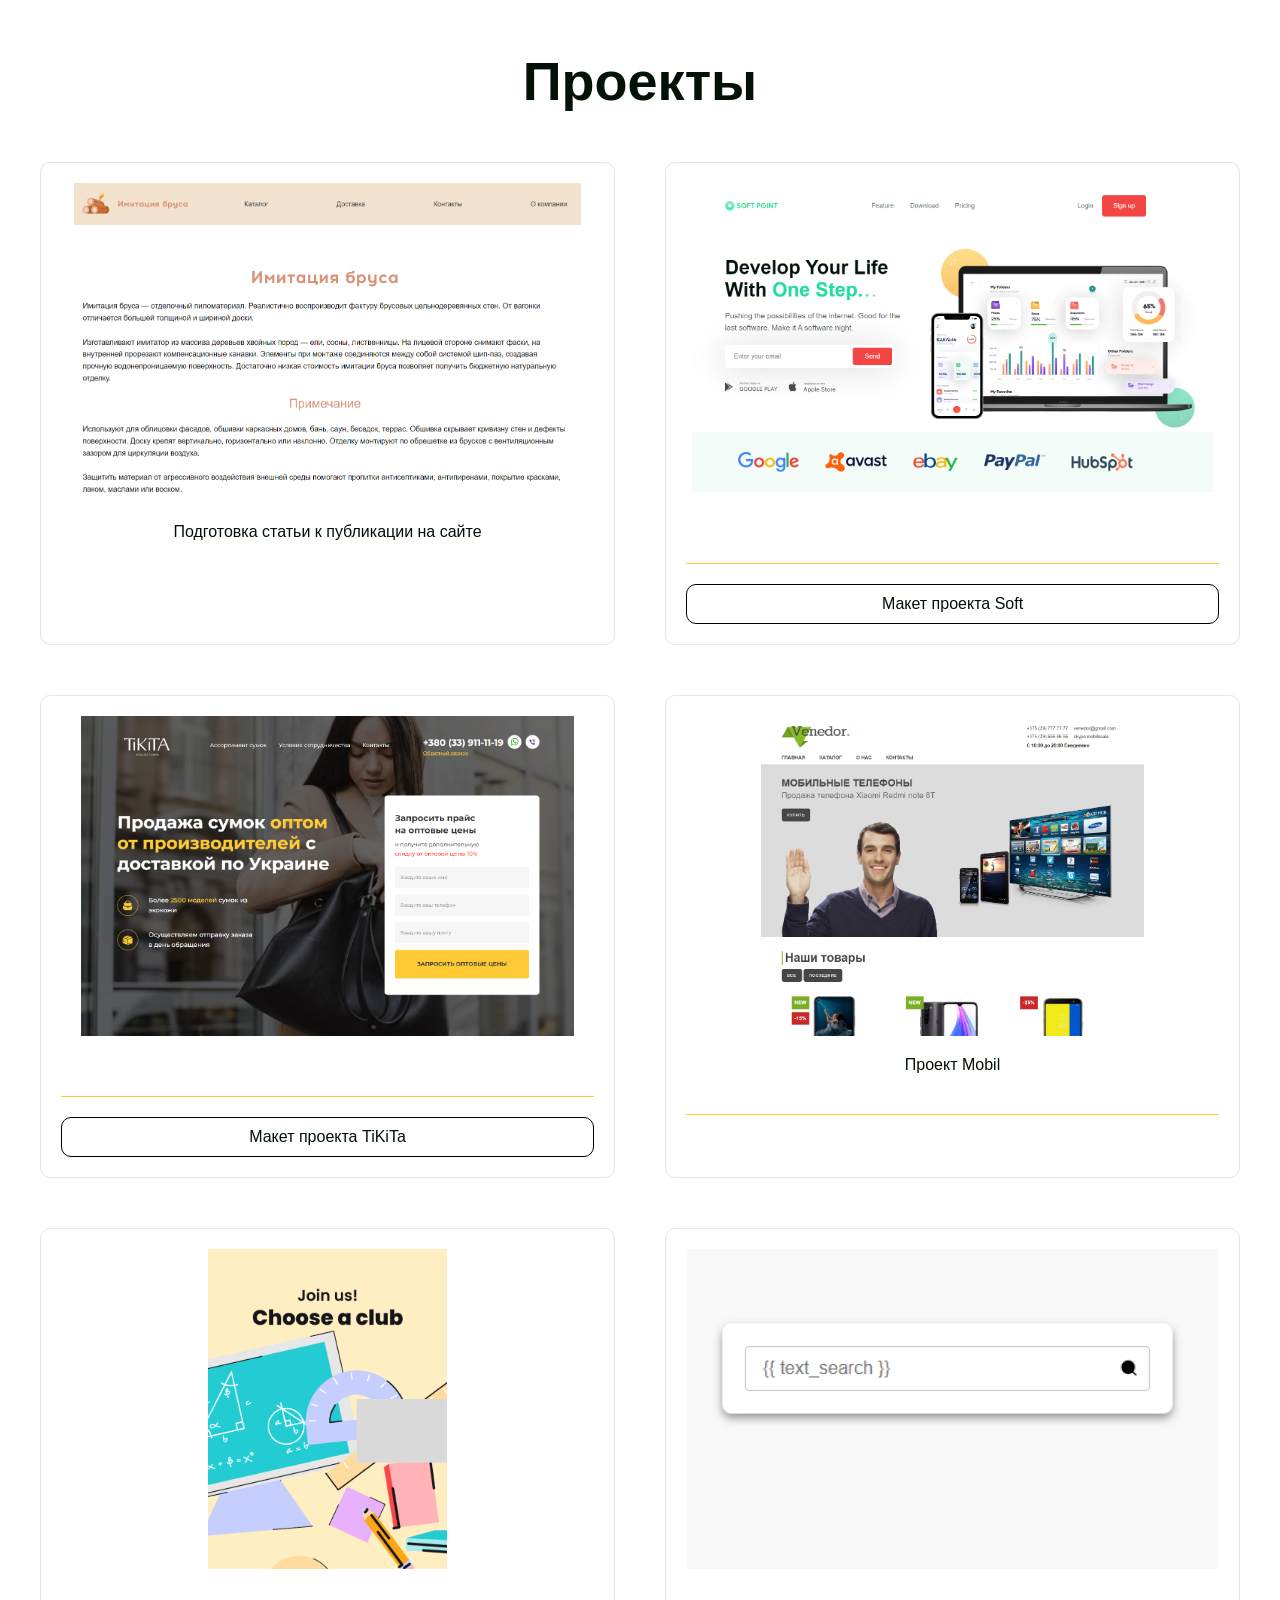
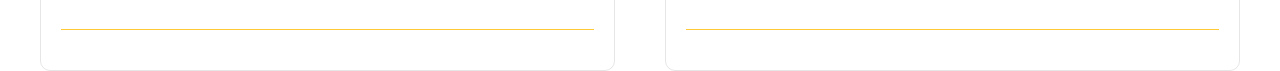
<file: index.html>
<!doctype html>
<html lang="ru">
<head>
    <meta charset="UTF-8">
    <meta name="viewport"
          content="width=device-width, user-scalable=no, initial-scale=1.0, maximum-scale=1.0, minimum-scale=1.0">
    <meta http-equiv="X-UA-Compatible" content="ie=edge">
    <link rel="stylesheet" href="style.css">
    <title>Projects</title>
</head>
<body>
    <section class="projects">
        <div class="container">
            <h1 class="projects__title">Проекты</h1>
            <div class="projects__wrapper">
                <div class="projects__item">
                    <a href="seotest/index.html">
                        <img src="img/seotest.png" alt="project2" class="projects__image">
                    </a>
                    <div class="projects__text">
                        Подготовка статьи к публикации на сайте
                    </div>
                </div>
                <div class="projects__item">
                    <a href="soft/index.html">
                        <img src="img/project1.png" alt="project1" class="projects__image">
                    </a>
                    <div class="projects__text">

                    </div>
                    <div class="projects__line"></div>
                    <a href="https://www.figma.com/proto/I7Y2VDqbXYD5sZLF7mk92y/Soft-Point?type=design&node-id=0-1&viewport=-3196%2C-471%2C0.17&t=e6p8VE2gv3mQnkPZ-0&scaling=min-zoom&starting-point-node-id=1776%3A457" class="projects__link">Макет проекта Soft</a>
                </div>
                <div class="projects__item">
                    <a href="tikita/index.html">
                        <img src="img/project2.png" alt="project2" class="projects__image">
                    </a>
                    <div class="projects__text">

                    </div>
                    <div class="projects__line"></div>
                    <a href="https://www.figma.com/file/DaFZp6QijevBVEritpK3UM/TiKiTa_c%D1%83%D0%BC%D0%BA%D0%B8-%D0%BE%D0%BF%D1%82%D0%BE%D0%BC-(Copy)?type=design&node-id=8-522&mode=design&t=FPXRMXdppdp9d3lJ-0" class="projects__link">Макет проекта TiKiTa</a>
                </div>
<!--                <div class="projects__item">-->
<!--                    <a href="https://mitaforost.ru/">-->
<!--                        <img src="img/screenshot.png" alt="project2" class="projects__image">-->
<!--                    </a>-->
<!--                    <div class="projects__text">-->
<!--                        Сайт с посадкой на WP-->
<!--                    </div>-->
<!--                </div>-->
                <div class="projects__item">
                    <a href="twoProject/index.html">
                        <img src="img/project3.png" alt="project3" class="projects__image">
                    </a>
                    <div class="projects__text">
                        Проект Mobil
                    </div>
                    <div class="projects__line"></div>
                </div>
                <div class="projects__item">
                    <a href="test-animation/index.html">
                        <img src="img/Banner.png" alt="project1" class="projects__image">
                    </a>
                    <div class="projects__text">

                    </div>
                    <div class="projects__line"></div>

                </div>
                <div class="projects__item">
                    <a href="newTest3/index.html">
                        <img src="img/333.png" alt="project1" class="projects__image">
                    </a>
                    <div class="projects__text">

                    </div>
                    <div class="projects__line"></div>

                </div>
            </div>
        </div>
    </section>
</body>
</html>
</file>
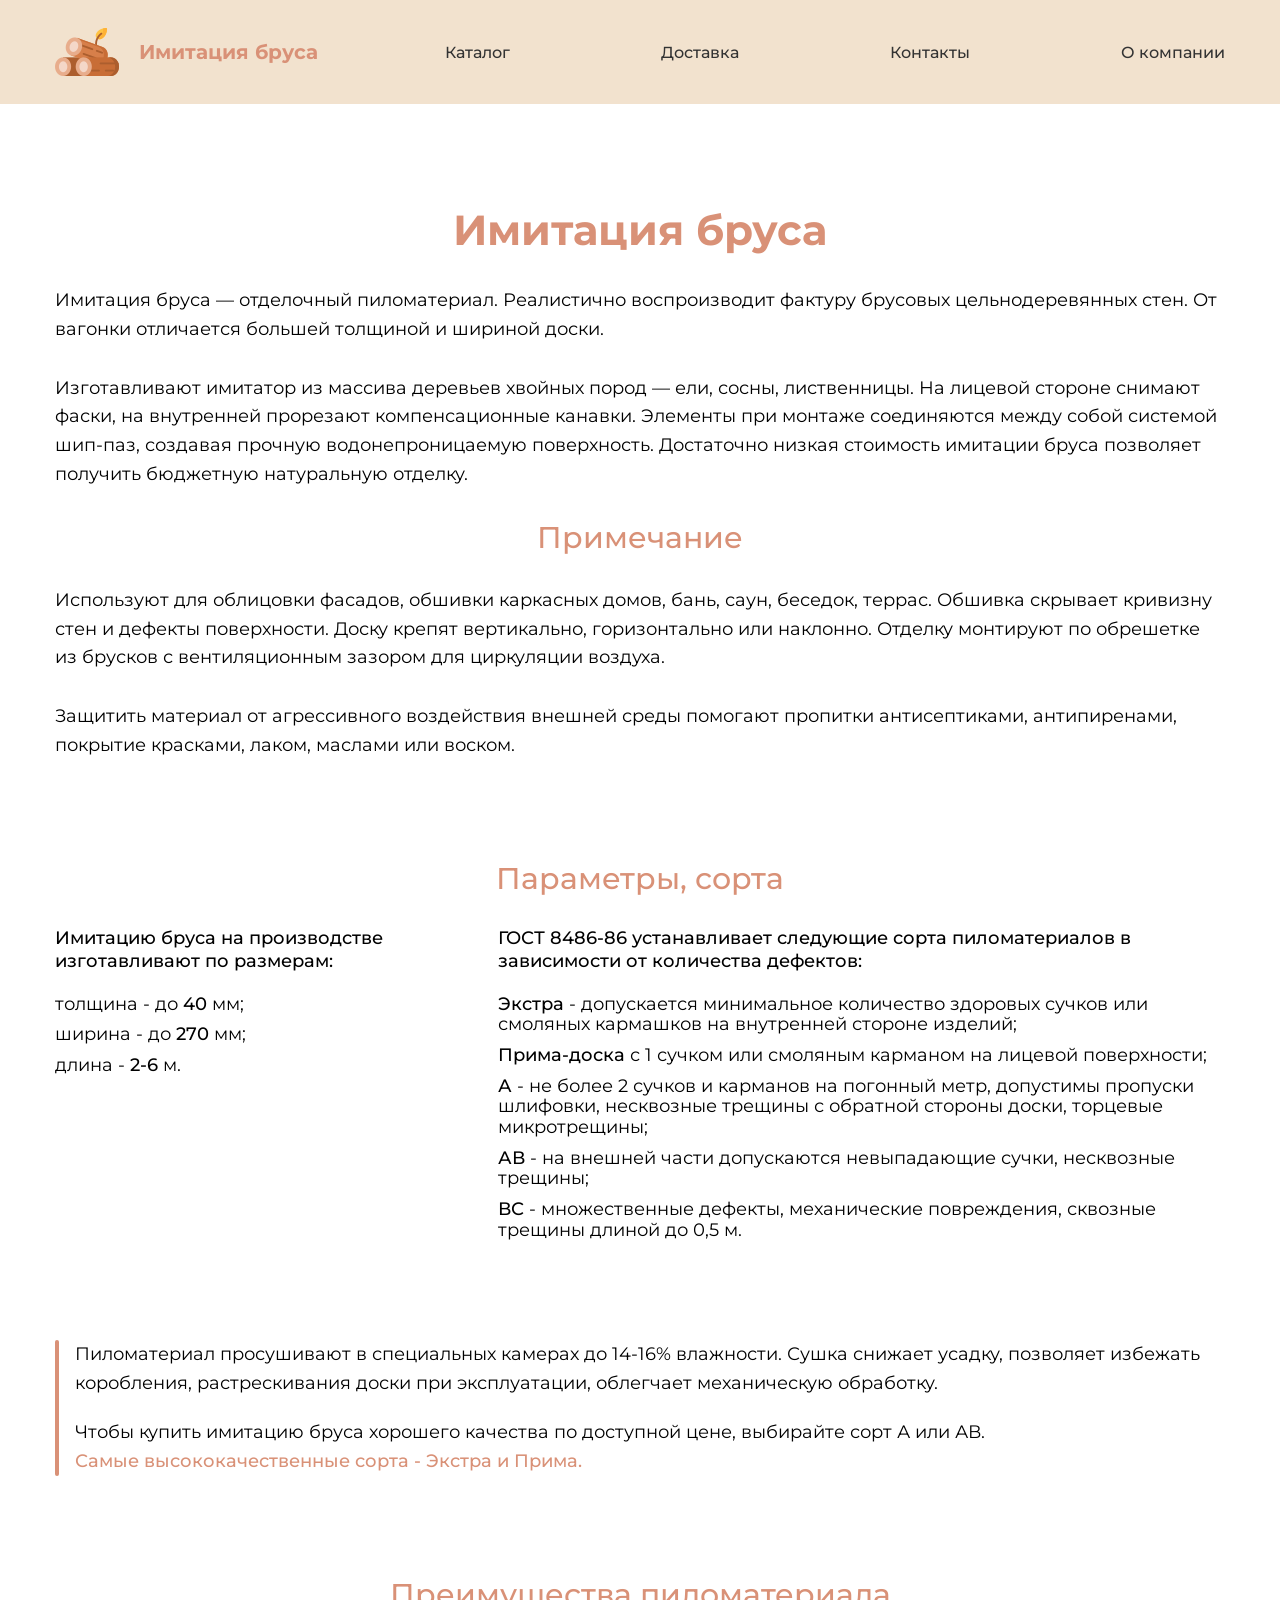
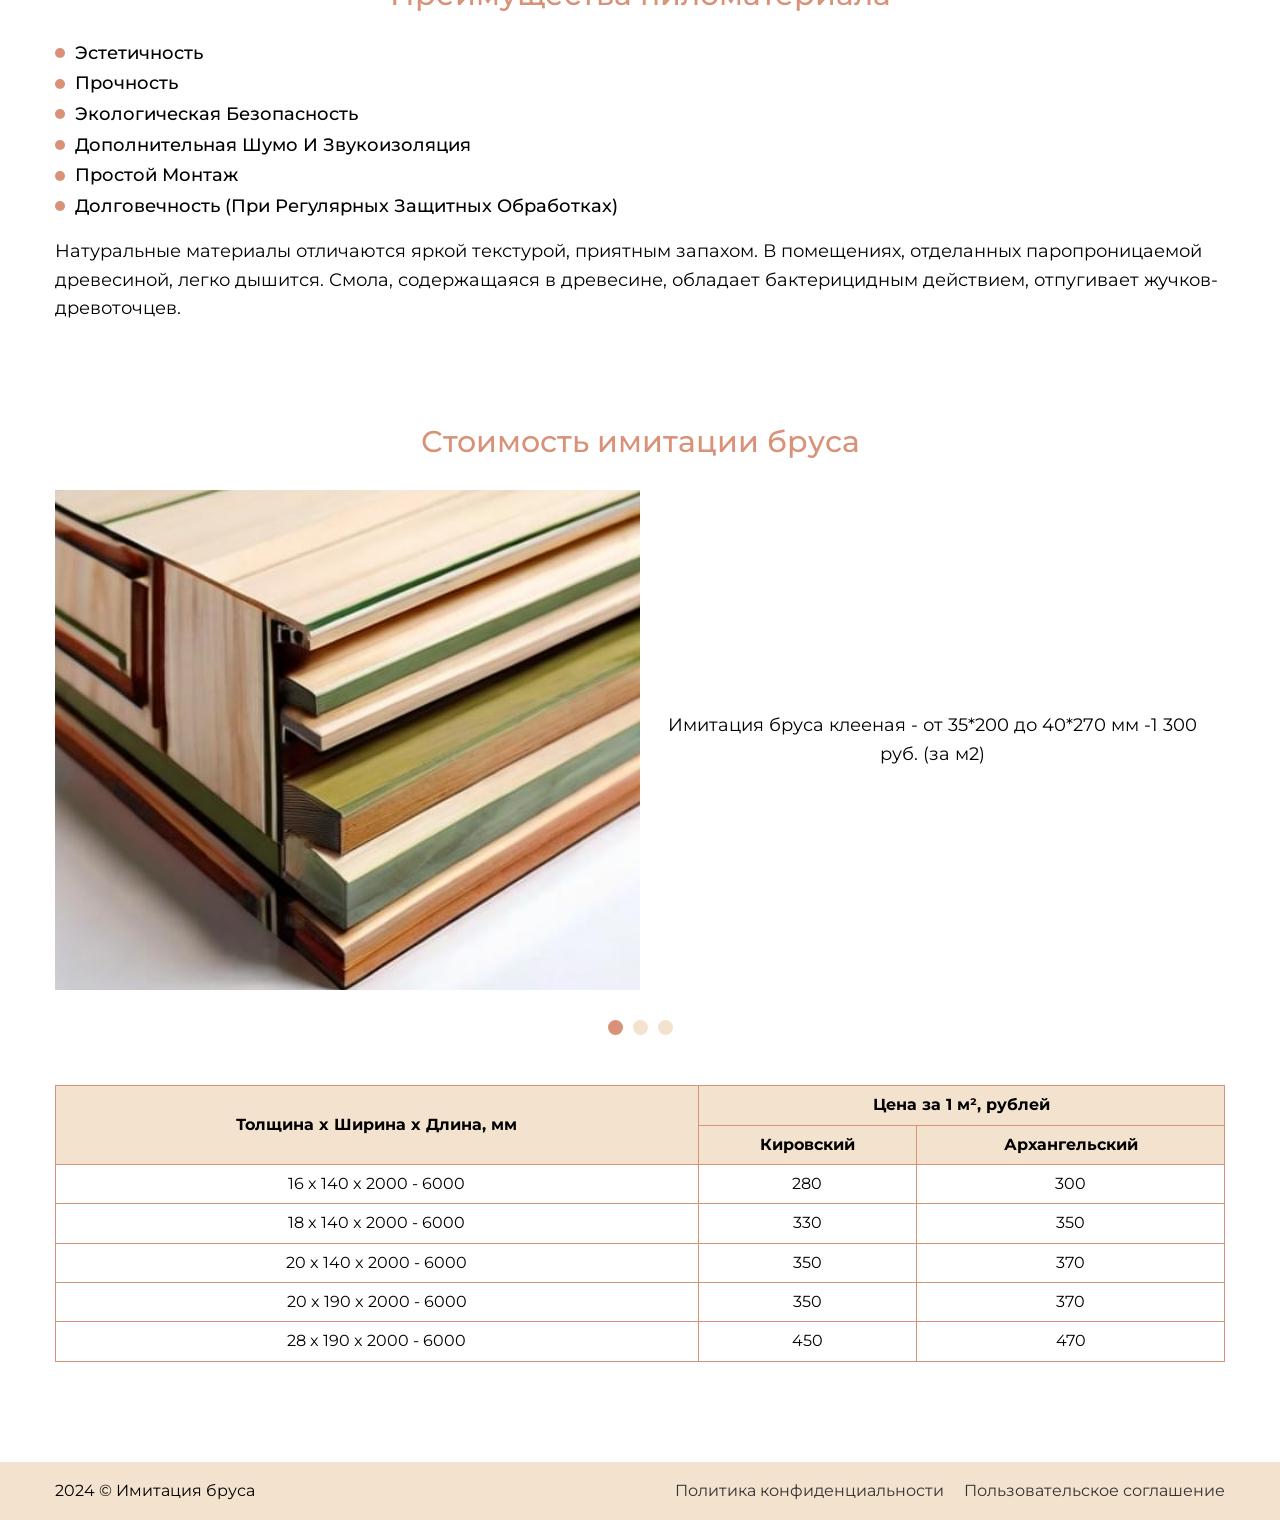
<file: seotest/index.html>
<!doctype html>
<html lang="ru">
<head>
    <meta charset="UTF-8">
    <meta name="viewport" content="width=device-width, initial-scale=1.0">
    <meta name="description" content="Описание cайта">
    <link rel="icon" href="/img/icon/favicon.ico" type="image/x-icon">
    <link rel="apple-touch-icon" sizes="180x180" href="/img/icon/apple-touch-icon.png">
    <link rel="icon" type="image/png" sizes="192x192"  href="/img/icon/android-chrome-192x192.png">
    <link rel="icon" type="image/png" sizes="512x512" href="/img/icon/android-chrome-512x512.png">
    <link rel="stylesheet" href="css/style.min.css">
    <title>Имитация бруса</title>
</head>

<body>
<header class="header mb-100">
    <div class="container">
        <div class="header__inner">
            <a href="index.html" class="header__logo">
                <img src="img/png/logo.png" width="64" height="64" alt="logo">
                <span>Имитация бруса</span>
            </a>
            <nav class="header__nav">
                <ul class="header__list">
                    <li class="header__item"><a href="#" class="header__link">Каталог</a></li>
                    <li class="header__item"><a href="#" class="header__link">Доставка</a></li>
                    <li class="header__item"><a href="#" class="header__link">Контакты</a></li>
                    <li class="header__item"><a href="#" class="header__link">О компании</a></li>
                </ul>
            </nav>
            <button class="header__btn">
                <img src="img/svg/close.svg" class="header__close" width="22" height="22" alt="close">
                <span class="header__line"></span>
                <span class="header__line"></span>
                <span class="header__line"></span>
            </button>
        </div>
        <div class="header__mobile header-mobile">
            <a href="index.html" class="header__logo">
                <img src="img/png/logo.png" width="64" height="64" alt="logo">
                <span>Имитация бруса</span>
            </a>
            <nav class="header-mobile__nav">
                <ul class="header__list">
                    <li class="header__item"><a href="#" class="header__link">Каталог</a></li>
                    <li class="header__item"><a href="#" class="header__link">Доставка</a></li>
                    <li class="header__item"><a href="#" class="header__link">Контакты</a></li>
                    <li class="header__item"><a href="#" class="header__link">О компании</a></li>
                </ul>
            </nav>
        </div>
    </div>
</header>
<main>
    <section class="note mb-100">
        <div class="container">
            <h1 class="note__title mb-30">Имитация бруса</h1>
            <p class="note__text">Имитация бруса — отделочный пиломатериал. Реалистично воспроизводит фактуру брусовых
                цельнодеревянных стен. От вагонки отличается большей толщиной и шириной доски.
            </p>
            <p class="note__text">
                Изготавливают имитатор из массива деревьев хвойных пород — ели, сосны, лиственницы. На лицевой стороне
                снимают фаски, на внутренней прорезают компенсационные канавки. Элементы при монтаже соединяются между
                собой системой шип-паз, создавая прочную водонепроницаемую поверхность. Достаточно низкая стоимость
                имитации бруса позволяет получить бюджетную натуральную отделку.
            </p>
            <h2 class="note__title mb-30">Примечание</h2>
            <p class="note__text">Используют для облицовки фасадов, обшивки каркасных домов, бань, саун, беседок,
                террас. Обшивка скрывает кривизну стен и дефекты поверхности. Доску крепят вертикально, горизонтально
                или наклонно. Отделку монтируют по обрешетке из брусков с вентиляционным зазором для циркуляции воздуха.
            </p>
            <p class="note__text">
                Защитить материал от агрессивного воздействия внешней среды помогают пропитки антисептиками,
                антипиренами, покрытие красками, лаком, маслами или воском.
            </p>
        </div>
    </section>
    <section class="parameters mb-100">
        <div class="container">
            <h2 class="parameters__title mb-30">Параметры, сорта</h2>
            <div class="parameters__inner">
                <div class="parameters__size">
                    <p class="parameters__subtitle">
                        Имитацию бруса на производстве изготавливают по размерам:
                    </p>
                    <ul class="parameters__list">
                        <li class="parameters__item">толщина - до <span>40</span> мм;</li>
                        <li class="parameters__item">ширина - до <span>270</span> мм;</li>
                        <li class="parameters__item">длина - <span>2-6</span> м.</li>
                    </ul>
                </div>
                <div class="parameters__sort">
                    <p class="parameters__subtitle">
                        ГОСТ 8486-86 устанавливает следующие сорта пиломатериалов в зависимости от количества дефектов:
                    </p>
                    <ul class="parameters__list">
                        <li class="parameters__item"><span>Экстра</span> - допускается минимальное количество здоровых
                            сучков или смоляных кармашков на внутренней стороне изделий;
                        </li>
                        <li class="parameters__item"><span>Прима-доска</span> с 1 сучком или смоляным карманом на
                            лицевой поверхности;
                        </li>
                        <li class="parameters__item"><span>А</span> - не более 2 сучков и карманов на погонный метр,
                            допустимы пропуски шлифовки, несквозные трещины с обратной стороны доски, торцевые
                            микротрещины;
                        </li>
                        <li class="parameters__item"><span>АВ</span> - на внешней части допускаются невыпадающие сучки,
                            несквозные трещины;
                        </li>
                        <li class="parameters__item"><span>ВС</span> - множественные дефекты, механические повреждения,
                            сквозные
                            трещины длиной до 0,5 м.
                        </li>
                    </ul>
                </div>
            </div>
        </div>
    </section>
    <blockquote class="quote mb-100">
        <div class="container">
            <div class="quote__box">
                <p class="quote__text">Пиломатериал просушивают в специальных камерах до 14-16% влажности. Сушка снижает
                    усадку, позволяет избежать коробления, растрескивания доски при эксплуатации, облегчает механическую
                    обработку.
                </p>
                <p class="quote__text">
                    Чтобы купить имитацию бруса хорошего качества по доступной цене, выбирайте сорт А или АВ.
                    <span>Самые высококачественные сорта - Экстра и Прима.</span>
                </p>
            </div>
        </div>
    </blockquote>

    <section class="advantages mb-100">
        <div class="container">
            <h2 class="advantages__title mb-30">Преимущества пиломатериала</h2>
            <ul class="advantages__list">
                <li class="advantages__item">
                    эстетичность
                </li>
                <li class="advantages__item">
                    прочность
                </li>
                <li class="advantages__item">
                    экологическая безопасность
                </li>
                <li class="advantages__item">
                    дополнительная шумо и звукоизоляция
                </li>
                <li class="advantages__item">
                    простой монтаж
                </li>
                <li class="advantages__item">
                    долговечность (при регулярных защитных обработках)
                </li>
            </ul>
            <p class="advantages__text">
                Натуральные материалы отличаются яркой текстурой, приятным запахом. В помещениях, отделанных
                паропроницаемой древесиной, легко дышится. Смола, содержащаяся в древесине, обладает бактерицидным
                действием, отпугивает жучков-древоточцев.
            </p>
        </div>
    </section>
    <section class="price mb-100">
        <div class="container">
            <h2 class="price__title mb-30">Стоимость имитации бруса</h2>
            <div class="price__slider">
                <div class="price__slide">
                    <div class="price__box">
                        <img src="img/jpg/glued.jpg" class="price__image" alt="price">
                        <p class="price__text">
                            Имитация бруса клееная - от 35*200 до 40*270 мм -1 300 руб. (за м2)
                        </p>
                    </div>
                </div>
                <div class="price__slide">
                    <div class="price__box">
                        <img src="img/jpg/glued-sort.jpg" class="price__image" alt="price">
                        <p class="price__text">
                            Имитация бруса клееная сорт АВ+ S раб.=1,29 кв.м — 27*225 мм-1 320 руб. (за м2)
                        </p>
                    </div>
                </div>
                <div class="price__slide">
                    <div class="price__box">
                        <img src="img/jpg/extra.jpg" class="price__image" alt="price">
                        <p class="price__text">
                            Имитация бруса из лиственницы класса Экстра - 80*185 мм- 1 580 руб. (за м2)
                        </p>
                    </div>
                </div>
            </div>
            <div class="price__dots"></div>
            <table>
                <thead>
                <tr>
                    <th rowspan="2">Толщина x Ширина x Длина, мм</th>
                    <th colspan="2">Цена за 1 м², рублей</th>
                </tr>
                <tr>
                    <th>Кировский</th>
                    <th>Архангельский</th>
                </tr>
                </thead>
                <tbody>
                <tr>
                    <td>16 x 140 x 2000 - 6000</td>
                    <td>280</td>
                    <td>300</td>
                </tr>
                <tr>
                    <td>18 x 140 x 2000 - 6000</td>
                    <td>330</td>
                    <td>350</td>
                </tr>
                <tr>
                    <td>20 x 140 x 2000 - 6000</td>
                    <td>350</td>
                    <td>370</td>
                </tr>
                <tr>
                    <td>20 x 190 x 2000 - 6000</td>
                    <td>350</td>
                    <td>370</td>
                </tr>
                <tr>
                    <td>28 x 190 x 2000 - 6000</td>
                    <td>450</td>
                    <td>470</td>
                </tr>
                </tbody>
            </table>
        </div>
    </section>
</main>
<footer class="footer">
    <div class="container">
        <div class="footer__inner">
            <div class="footer__text">2024 © Имитация бруса</div>
            <div class="footer__links">
                <a href="#" class="footer__link">Политика конфиденциальности</a>
                <a href="#" class="footer__link">Пользовательское соглашение</a>
            </div>
        </div>
    </div>
</footer>
<div class="fade"></div>
<script src="js/script.min.js"></script>
</body>
</html>
</file>
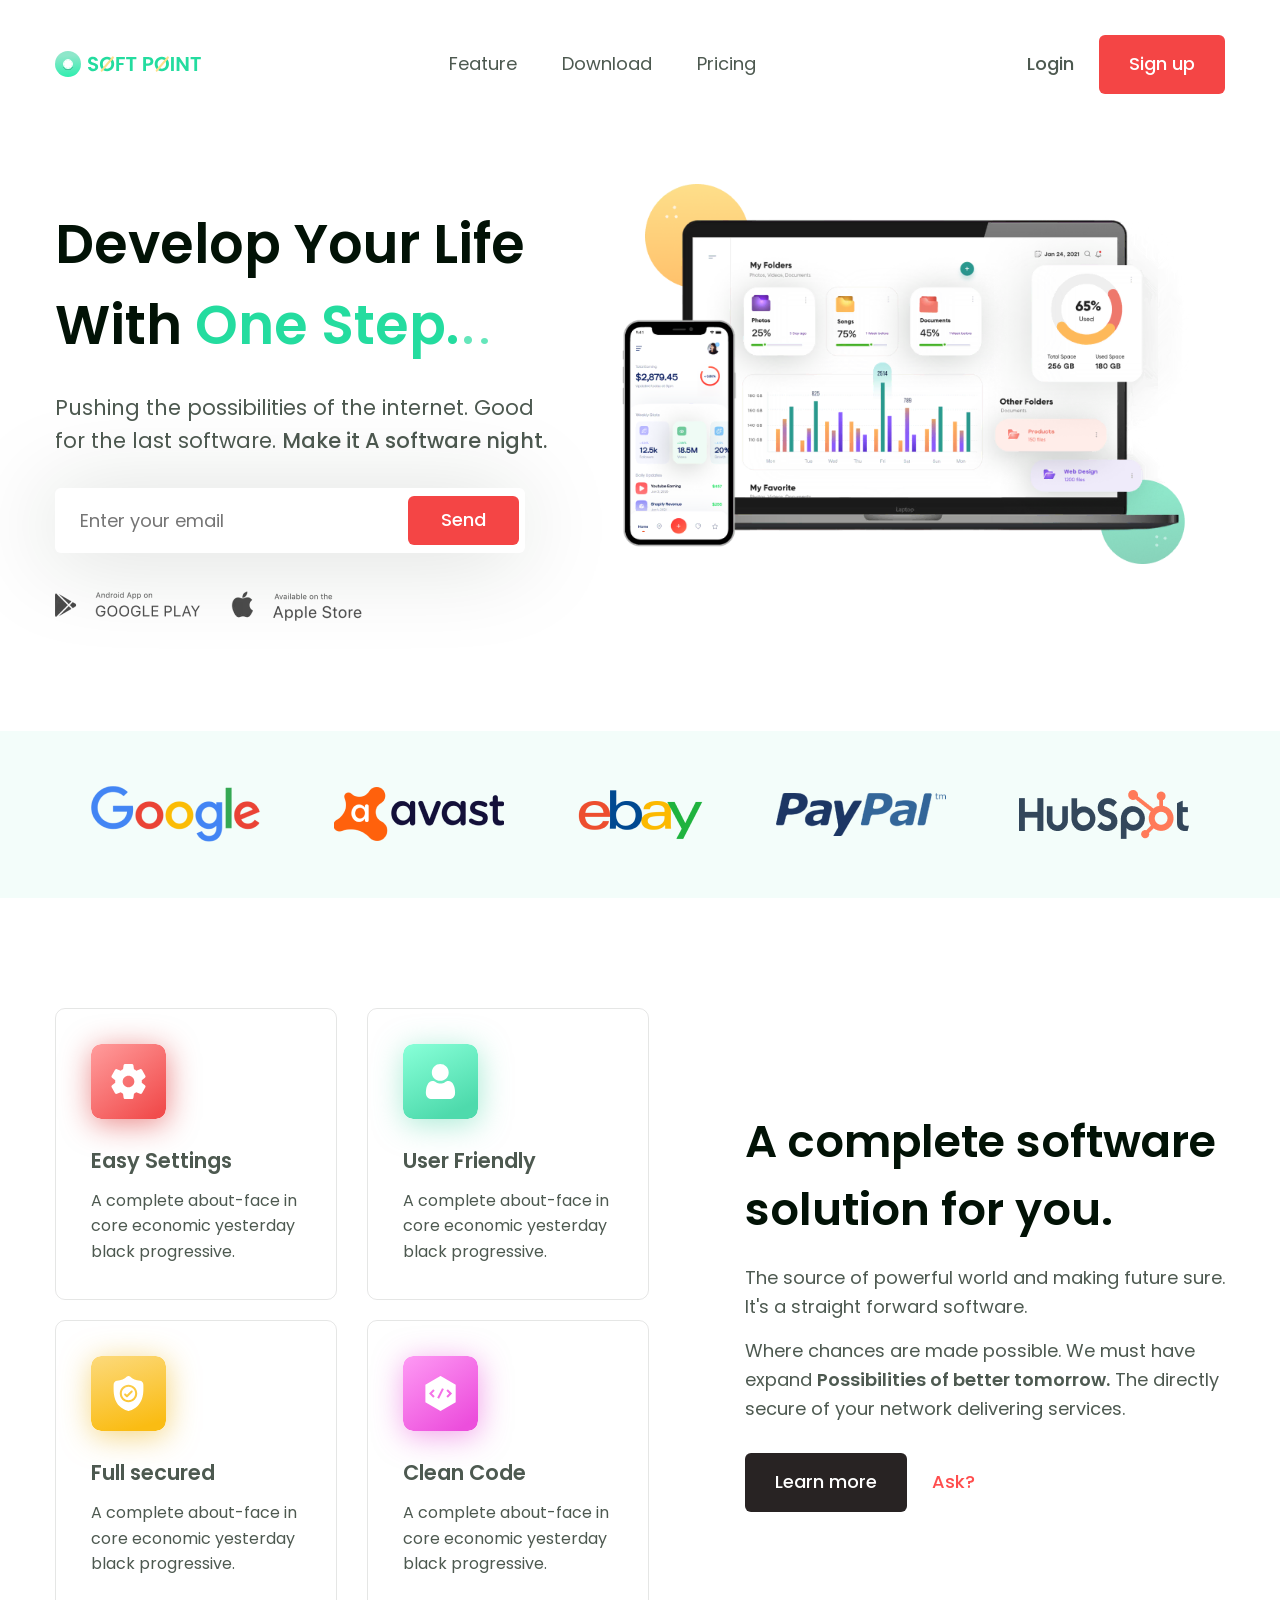
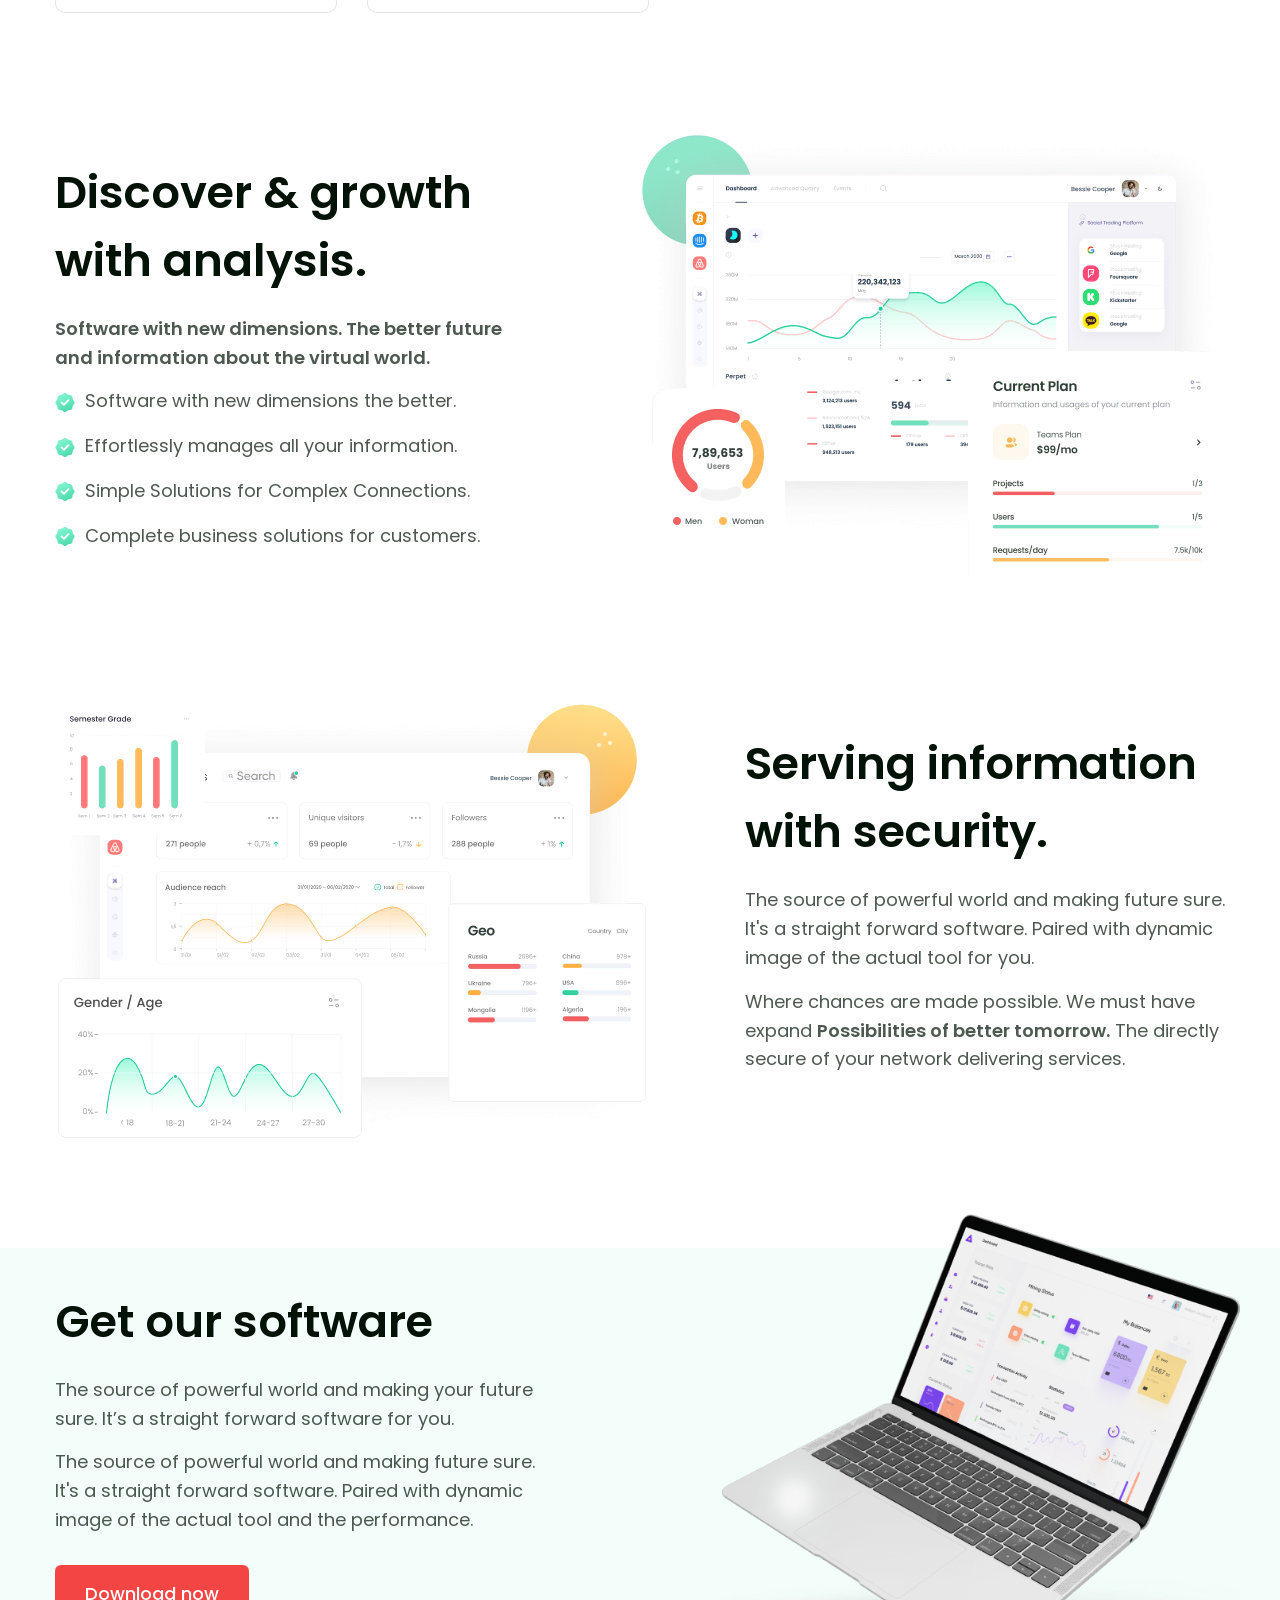
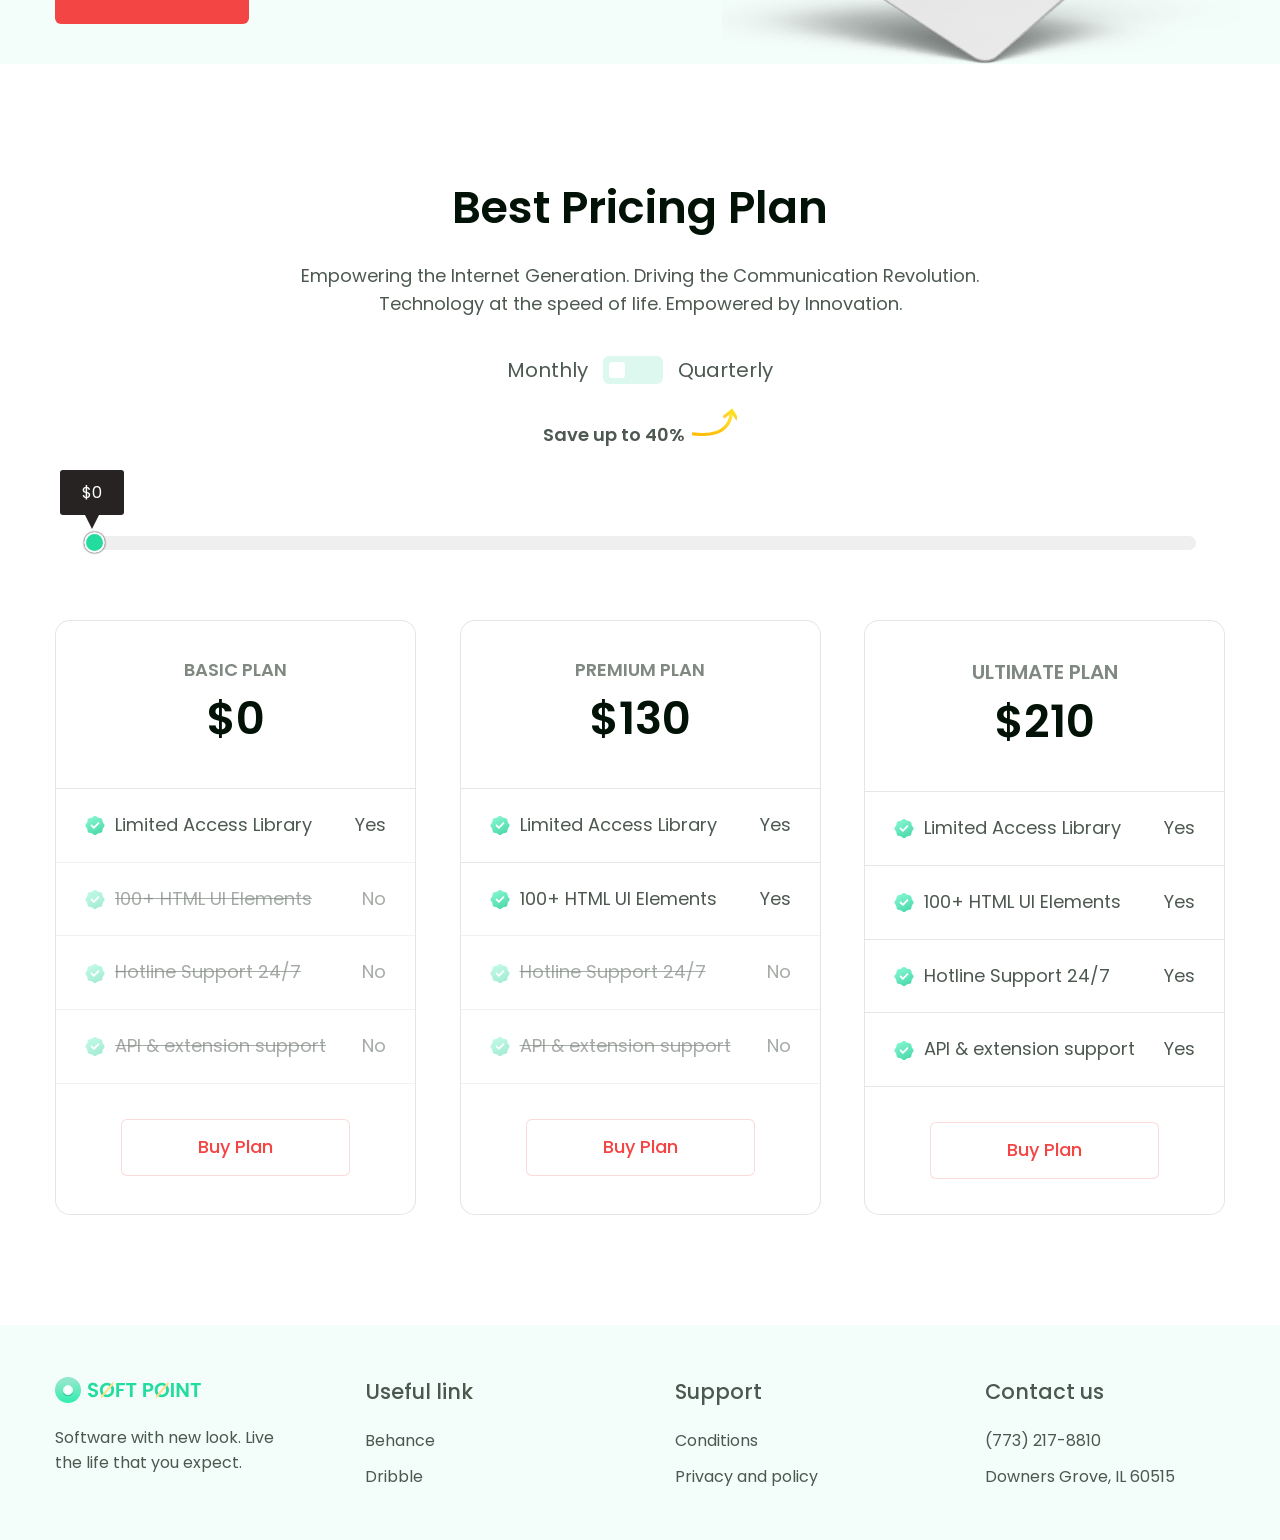
<file: soft/index.html>
<!DOCTYPE html>
<html lang="ru">
<head>
    <meta charset="UTF-8">
    <meta name="viewport" content="width=device-width, initial-scale=1, shrink-to-fit=no">
    <meta http-equiv="X-UA-Compatible" content="ie=edge">
    <meta name="description" content="Soft">
    <title>Soft Point</title>
    <link rel="stylesheet" href="css/style.min.css">
</head>
<body>
<header class="header">
    <div class="container">
        <div class="header__wrapper">
            <a href="#" class="header__logo">
                <img src="img/icons/logo.svg" alt="logo" title="SOFT POINT" width="147px" height="30px">
            </a>
            <nav class="header__nav header-nav">
                <ul class="header-nav__list">
                    <li class="header-nav__item">
                        <a class="header-nav__link" href="#">Feature</a>
                    </li>
                    <li class="header-nav__item">
                        <a class="header-nav__link" href="#">Download</a>
                    </li>
                    <li class="header-nav__item">
                        <a class="header-nav__link" href="#">Pricing</a>
                    </li>
                </ul>
            </nav>
            <div class="header__control">
                <button class="btn-secondary">Login</button>
                <button class="btn-primary">Sign up</button>
            </div>
            <button class="header__btn header-btn">
                <span class="header-btn__line"></span>
                <span class="header-btn__line"></span>
                <span class="header-btn__line"></span>
            </button>
        </div>
    </div>
    <div class="header__mobile header-mobile">
        <button class="header-mobile__close-btn">
            <img src="img/png/close.png" width="20" height="20" alt="close">
        </button>
        <ul class="header-mobile__list">
            <li class="header-mobile__item">
                <a class="header-mobile__link" href="#">Feature</a>
            </li>
            <li class="header-mobile__item">
                <a class="header-mobile__link" href="#">Download</a>
            </li>
            <li class="header-mobile__item">
                <a class="header-mobile__link" href="#">Pricing</a>
            </li>
        </ul>
        <div class="header-mobile__control">
            <button class="btn-secondary">Login</button>
            <button class="btn-primary">Sign up</button>
        </div>
    </div>
</header>
<main>
    <section class="banner">
        <div class="container">
            <div class="banner__info">
                <h1 class="banner__title">Develop Your Life With <span>One Step.
                        <span class="banner__title-dot1">.</span>
                        <span class="banner__title-dot2">.</span>
                    </span>
                </h1>
                <p class="banner__subtitle p1">Pushing the possibilities of the internet.
                    Good for the last software. <span>Make it A software night.</span></p>
                <form action="#" class="banner__form banner-form">
                    <div class="banner-form__block">
                        <input class="banner-form__input" required placeholder="Enter your email"
                               name="email" type="email">
                        <button class="banner-form__btn btn-primary p1">Send</button>
                    </div>
                </form>
                <div class="banner__store">
                    <a href="#" class="banner__link">
                        <picture>
                            <source srcset="img/webp/google_play.webp 1x, img/webp/google_play-2x.webp 2x"
                                    type="image/webp">
                            <source srcset="img/avi/google_play.avif" type="image/avi">
                            <img src="img/png/google_play.png" width="146" height="28" alt="store">
                        </picture>
                    </a>
                    <a href="#" class="banner__link">
                        <picture>
                            <source srcset="img/webp/app_store.webp 1x, img/webp/app_store-2x.webp 2x"
                                    type="image/webp">
                            <source srcset="img/avi/app_store.avif" type="image/avi">
                            <img src="img/png/app_store.png" width="131" height="31" alt="store">
                        </picture>
                    </a>
                </div>
            </div>
            <picture>
                <source srcset="img/webp/banner.webp 1x, img/webp/banner-2x.webp 2x" type="image/webp">
                <source srcset="img/avi/banner.avif" type="image/avi">
                <img class="banner__picture" src="img/png/banner.png" alt="banner">
            </picture>
        </div>
    </section>
    <section class="clients">
        <div class="container">
            <div class="clients__wrapper">
                <div><img src="img/png/google.png" width="170" height="57" alt="icon"></div>
                <div><img src="img/png/avast.png" width="170" height="54" alt="icon"></div>
                <div><img src="img/png/ebay.png" width="126" height="53" alt="icon"></div>
                <div><img src="img/png/paypal.png" width="170" height="43" alt="icon"></div>
                <div><img src="img/png/hubspot.png" width="170" height="49" alt="icon"></div>
            </div>
        </div>
    </section>
    <section class="software">
        <div class="container">
            <div class="software__block software__block-left">
                <div class="software__wrapper">
                    <div class="software__card">
                        <div class="software__box">
                            <img src="img/icons/settings.svg" width="75" height="75" alt="settings"
                                 style="box-shadow: 1px 5px 30px 0 rgba(215, 21, 21, 0.50)">
                        </div>
                        <p class="software__caption p1">Easy Settings</p>
                        <p class="software__text p4">
                            A complete about-face in
                            core economic yesterday black progressive.
                        </p>
                    </div>
                    <div class="software__card">
                        <div class="software__box">
                            <img src="img/icons/user.svg" width="75" height="75" alt="user"
                                 style="box-shadow: 1px 5px 30px 0 rgba(83, 215, 171, 0.50)">
                        </div>
                        <p class="software__caption p1">User Friendly</p>
                        <p class="software__text p4">
                            A complete about-face in
                            core economic yesterday black progressive.
                        </p>
                    </div>
                    <div class="software__card">
                        <div class="software__box">
                            <img src="img/icons/security.svg" width="75" height="75" alt="security"
                                 style="box-shadow: 1px 5px 30px 0 rgba(238, 185, 42, 0.60)">
                        </div>
                        <p class="software__caption p1">Full secured</p>
                        <p class="software__text p4">
                            A complete about-face in
                            core economic yesterday black progressive.
                        </p>
                    </div>
                    <div class="software__card">
                        <div class="software__box">
                            <img src="img/icons/code.svg" width="75" height="75" alt="code"
                                 style="box-shadow: 1px 5px 30px 0 rgba(230, 68, 214, 0.50)">
                        </div>
                        <p class="software__caption p1">Clean Code</p>
                        <p class="software__text p4">
                            A complete about-face in
                            core economic yesterday black progressive.
                        </p>
                    </div>
                </div>
                <div class="software__info">
                    <h2 class="software__title">A complete software solution for you.</h2>
                    <p class="software__subtitle">The source of powerful world and making future sure.
                        It's a straight forward software.
                    </p>
                    <p class="software__desc">Where chances are made possible.
                        We must have expand <span>Possibilities of better tomorrow.</span> The directly secure of
                        your network delivering services.
                    </p>
                    <div class="software__control">
                        <button class="software__learn btn-primary">Learn more</button>
                        <button class="software__question btn-secondary">Ask?</button>
                    </div>
                </div>
            </div>
        </div>
    </section>
    <section class="software">
        <div class="container">
            <div class="software__block">
                <div class="software__info">
                    <h2 class="software__title">Discover & growth with analysis.</h2>
                    <p class="software__subtitle"><b>Software with new dimensions. The better future
                        and information about the virtual world.</b>
                    </p>
                    <div class="software__items">
                        <p class="software__item">Software with new dimensions the better.</p>
                        <p class="software__item">Effortlessly manages all your information.</p>
                        <p class="software__item">Simple Solutions for Complex Connections.</p>
                        <p class="software__item">Complete business solutions for customers.</p>
                    </div>
                </div>
                <picture class="software__pictures">
                    <source srcset="img/webp/current_dashboard.webp 1x, img/webp/current_dashboard-2x.webp 2x"
                            type="image/webp">
                    <source srcset="img/avi/current_dashboard.avif" type="image/avi">
                    <img class="software__pictures" src="img/png/current_dashboard.png" width="595" height="464"
                         alt="dashboard">
                </picture>
            </div>
        </div>
    </section>
    <section class="software">
        <div class="container">
            <div class="software__block software-block__left">
                <picture class="software__pictures">
                    <source srcset="img/webp/security_dashboard.webp 1x, img/webp/security_dashboard-2x.webp 2x"
                            type="image/webp">
                    <source srcset="img/avi/security_dashboard.avif" type="image/avi">
                    <img class="software__pictures" src="img/png/security_dashboard.png" width="591" height="441"
                         alt="dashboard">
                </picture>
                <div class="software__info">
                    <h2 class="software__title">Serving information with security.</h2>
                    <p class="software__subtitle">The source of powerful world and making
                        future sure. It's a straight forward software. Paired with dynamic
                        image of the actual tool for you.
                    </p>
                    <p class="software__desc">Where chances are made possible.
                        We must have expand <span>Possibilities of better tomorrow.</span> The directly secure of
                        your network delivering services.
                    </p>
                </div>
            </div>
        </div>
    </section>
    <section class="software software-color">
        <div class="container">
            <div class="software__block">
                <div class="software__info software-info-shift">
                    <h2 class="software__title">Get our software</h2>
                    <p class="software__subtitle">The source of powerful world and making your future
                        sure. It’s a straight forward software for you.
                    <p class="software__desc">The source of powerful world and making future sure.
                        It's a straight forward software. Paired with dynamic image of the actual tool and the
                        performance.
                    </p>
                    <div class="software__control">
                        <button class="btn-primary">Download now</button>
                    </div>
                </div>
                <picture>
                    <source srcset="img/webp/laptop.webp 1x, img/webp/laptop-2x.webp 2x" type="image/webp">
                    <source srcset="img/avi/laptop.avif" type="image/avi">
                    <img class="software__laptop" src="img/png/laptop.png" alt="laptop"
                         style="max-height: 643px">
                </picture>
            </div>
        </div>
    </section>
    <section class="price">
        <div class="container">
            <div class="price__wrapper">
                <h2 class="price__title">Best Pricing Plan</h2>
                <p class="price__subtitle">Empowering the Internet Generation. Driving the Communication Revolution.
                    Technology at the speed of life. Empowered by Innovation.
                </p>
                <div class="price__switch price-switch">
                    <p class="price-switch__moth p2">Monthly</p>
                    <div class="price-switch__box">
                        <input type="checkbox" class="price-switch__input" id="check">
                        <label for="check" class="price-switch__check"></label>
                    </div>
                    <p class="price-switch__quart p2">Quarterly</p>
                </div>
                <div class="price__salary">
                    <p class="price__caption">Save up to 40%</p>
                    <img class="price__arrow" src="img/icons/arrow.svg" width="45" height="27" alt="arrow">
                </div>
                <div class="price__slider price-slider">
                    <label class="price-slider__output" for="fader">$0</label>
                    <input class="price-slider__input slider-progress" type="range" id="fader" value="0"
                           min="0" max="210">
                </div>
                <div class="price__cards">
                    <img src="img/png/orange_circle.png" alt="circle" class="price__circle" width="147" height="147">
                    <div class="price__box price-box">
                        <p class="price-box__heading">
                            BASIC PLAN
                        </p>
                        <h2 class="price-box__title">$0</h2>
                        <ul class="price-box__list">
                            <li class="price-box__item">
                                <p class="p3">Limited Access Library</p>
                                <p class="p3">Yes</p>
                            </li>
                            <li class="price-box__item price-box__item-opacity">
                                <p class="p3"><strike>100+ HTML UI Elements</strike></p>
                                <p class="p3">No</p>
                            </li>
                            <li class="price-box__item price-box__item-opacity">
                                <p class="p3"><strike>Hotline Support 24/7</strike></p>
                                <p class="p3">No</p>
                            </li>
                            <li class="price-box__item price-box__item-opacity">
                                <p class="p3"><strike>API & extension support</strike></p>
                                <p class="p3">No</p>
                            </li>
                        </ul>
                        <button class="price-box__btn btn-primary">Buy Plan</button>
                    </div>
                    <div class="price__box price-box">
                        <p class="price-box__heading">
                            PREMIUM PLAN
                        </p>
                        <h2 class="price-box__title">$130</h2>
                        <ul class="price-box__list">
                            <li class="price-box__item">
                                <p class="p3">Limited Access Library</p>
                                <p class="p3">Yes</p>
                            </li>
                            <li class="price-box__item">
                                <p class="p3">100+ HTML UI Elements</p>
                                <p class="p3">Yes</p>
                            </li>
                            <li class="price-box__item price-box__item-opacity">
                                <p class="p3"><strike>Hotline Support 24/7</strike></p>
                                <p class="p3">No</p>
                            </li>
                            <li class="price-box__item price-box__item-opacity">
                                <p class="p3"><strike>API & extension support</strike></p>
                                <p class="p3">No</p>
                            </li>
                        </ul>
                        <button class="price-box__btn btn-primary">Buy Plan</button>
                    </div>
                    <div class="price__box price-box">
                        <p class="price-box__heading p2">
                            ULTIMATE PLAN
                        </p>
                        <h2 class="price-box__title">$210</h2>
                        <ul class="price-box__list">
                            <li class="price-box__item">
                                <p class="p3">Limited Access Library</p>
                                <p class="p3">Yes</p>
                            </li>
                            <li class="price-box__item">
                                <p class="p3">100+ HTML UI Elements</p>
                                <p class="p3">Yes</p>
                            </li>
                            <li class="price-box__item">
                                <p class="p3">Hotline Support 24/7</p>
                                <p class="p3">Yes</p>
                            </li>
                            <li class="price-box__item">
                                <p class="p3">API & extension support</p>
                                <p class="p3">Yes</p>
                            </li>
                        </ul>
                        <button class="price-box__btn btn-primary">Buy Plan</button>
                    </div>
                    <img src="img/png/blue_circle.png" alt="circle" class="price__circle" width="139" height="139">
                </div>
            </div>
        </div>
    </section>
</main>
<footer class="footer">
    <div class="container">
        <div class="footer__content">
            <div class="footer__info">
                <a href="#" class="header__logo">
                    <img src="img/icons/logo.svg" width="147" height="30" alt="logo">
                </a>
                <p class="p4">Software with new look. Live the life that you expect.</p>
            </div>
            <div class="footer__info">
                <p class="p1">
                    Useful link
                </p>
                <ul class="footer__list">
                    <li class="footer__item">
                        <a href="#" class="footer__link">
                            Behance
                        </a>
                    </li>
                    <li class="footer__item">
                        <a href="#" class="footer__link">
                            Dribble
                        </a>
                    </li>
                </ul>
            </div>
            <div class="footer__info">
                <p class="p1">
                    Support
                </p>
                <ul class="footer__list">
                    <li class="footer__item">
                        <a href="#" class="footer__link">
                            Conditions
                        </a>
                    </li>
                    <li class="footer__item">
                        <a href="#" class="footer__link">
                            Privacy and policy
                        </a>
                    </li>
                </ul>
            </div>
            <div class="footer__info">
                <p class="p1">
                    Contact us
                </p>
                <ul class="footer__list">
                    <li class="footer__item">
                        <a href="#" class="footer__link">
                            (773) 217-8810
                        </a>
                    </li>
                    <li class="footer__item">
                        <a href="#" class="footer__link">
                            Downers Grove, IL 60515
                        </a>
                    </li>
                </ul>
            </div>
        </div>
    </div>
</footer>
<div class="fade"></div>
<script src="js/script.min.js"></script>
</body>
</html>
</file>
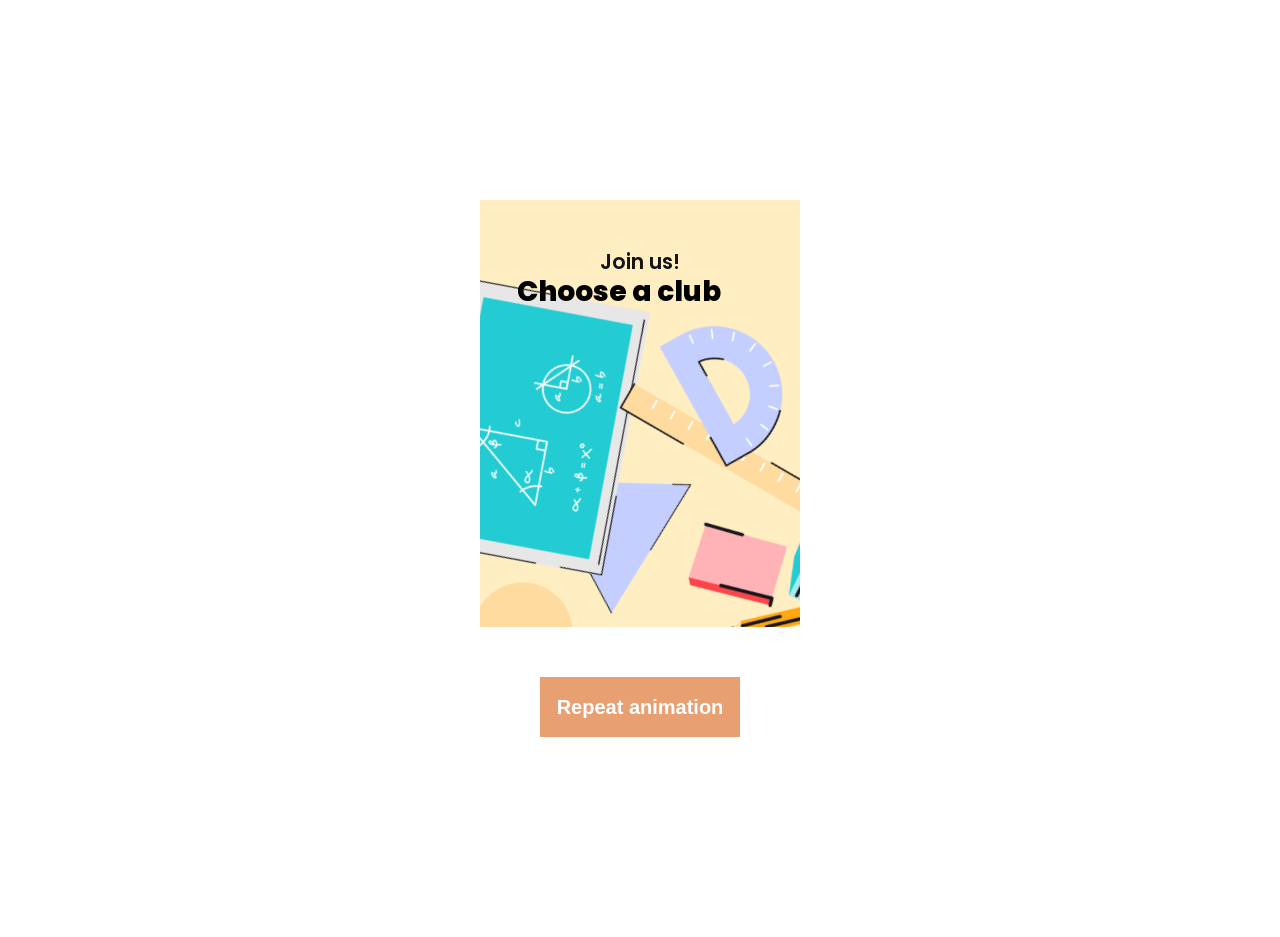
<file: test-animation/index.html>
<!DOCTYPE html>
<html lang="ru">
<head>
    <meta charset="UTF-8">
    <meta http-equiv="X-UA-Compatible" content="IE=edge">
    <meta name="viewport" content="width=device-width, initial-scale=1.0">
    <title>Test-Animation</title>
    <link rel="preload" href="./font/Poppins-SemiBold.woff2" as="font" type="font/woff2" crossorigin>
    <link rel="preload" href="./font/Poppins-ExtraBold.woff2" as="font" type="font/woff2" crossorigin>
    <link rel="stylesheet" href="./css/stylesheet.css">
    <link rel="stylesheet" href="./css/normalize.css">
    <link rel="stylesheet" href="./css/index.css">
</head>
<body>
<header>

</header>
<main>
    <section class="banner">
        <div class="banner__box">
            <p class="banner__title">Join us!</p>
            <p class="banner__subtitle">Choose a club</p>
            <div class="banner__images banner-images">
                <img src="./img/png/board.png" class="banner-images__board" alt="">
                <img src="./img/png/organic-shapes.png" class="banner-images__organic-shapes" alt="">
                <img src="./img/png/school-elements.png" class="banner-images__school-elements" alt="">
                <img src="./img/png/stationery.png" class="banner-images__stationery" alt="">
            </div>
        </div>
        <button class="banner__btn">
            Repeat animation
        </button>
    </section>
</main>
<footer>

</footer>
<script src="js/index.min.js"></script>
</body>
</html>
</file>
<file: style.css>
*, ::after, ::before, input {
    box-sizing: border-box;
    font-family: Poppins, sans-serif;
    margin: 0;
    padding: 0;
    color: rgba(2, 18, 6, 1)
}

body {
    padding: 0;
    margin: 0 auto
}
a {
    display: block;
    text-decoration: none
}

.h1, h1 {
    font-size: 54px;
    font-weight: 600;
    line-height: normal
}
p {
    font-size: 18px;
    line-height: 160%
}
img {
    display: block;
    height: auto;
    max-width: 100%;
    -o-object-fit: cover;
    object-fit: cover;
    border: none;
    transition: all .3s
}
.container{
    max-width: 1200px;
    margin: 0 auto;
}
.projects__title{
    text-align: center;
    margin: 50px 0 50px;
}
.projects__wrapper{
    display: grid;
    grid-template-columns: repeat(2, 1fr);
    gap: 50px;
}
.projects__item{
    border: 1px solid rgba(2, 18, 6, 0.1);
    border-radius: 10px;
    padding: 20px;
    display: flex;
    flex-direction: column;
    transition: all .3s;
}
.projects__item:hover{
    border: 1px solid #FFCA33;
}
.projects__image{
    height: 320px;
    width: auto;
    object-fit: cover;
    margin: 0 auto;
}
.projects__image:hover{
    transform: scale(1.05);
}
.projects__text{
    margin: 20px auto;
}
.projects__line{
    margin: 20px 0;
    width: 100%;
    height: 1px;
    background: #FFCA33;
}
.projects__link{
    padding: 10px 0;
    width: 100%;
    text-align: center;
    border: 1px solid #000000;
    border-radius: 10px;
    transition: all .3s;
}
.projects__link:hover{
    border: 1px solid #FFCA33;
    background: #FFCA33;
}
@media (max-width: 760px) {
    .container{
        padding: 0 20px;
    }
    .projects__wrapper{
        grid-template-columns: repeat(1, 1fr);
    }
}
</file>
<file: test-animation/css/stylesheet.css>
@font-face {
  font-family: "Poppins-SemiBold";
  src: url("../font/Poppins-SemiBold.woff2") format("woff2"), url("../font/Poppins-SemiBold.woff") format("woff");
  font-weight: 600;
  font-style: normal;
  font-display: swap;
}

@font-face {
  font-family: "Poppins-ExtraBold";
  src: url("../font/Poppins-ExtraBold.woff2") format("woff2"), url("../font/Poppins-ExtraBold.woff") format("woff");
  font-weight: 800;
  font-style: normal;
  font-display: swap;
}
</file>
<file: test-animation/css/index.css>
@charset "UTF-8";

*,
*::before,
*::after {
  -webkit-box-sizing: border-box;
  box-sizing: border-box;
}

body {
  margin: 0 auto;
  font-family: "Poppins-SemiBold", sans-serif;
  font-weight: 600;
  background: #FFFFFF;
  display: -webkit-box;
  display: -ms-flexbox;
  display: flex;
  -webkit-box-orient: vertical;
  -webkit-box-direction: normal;
  -ms-flex-direction: column;
  flex-direction: column;
  min-height: 100vh;
}

body.body--no-scroll {
  overflow: hidden;
}

body::-webkit-scrollbar {
  background: #E89F71;
  width: 4px;
  height: 4px;
}

body::-webkit-scrollbar-thumb {
  background: #E89F71;
  border-radius: 3px;
}

input,
textarea,
button {
  font-family: "Gilroy-Regular", sans-serif;
  outline: none;
  font-weight: 400;
  -webkit-transition: all 0.2s;
  transition: all 0.2s;
}

svg {
  display: block;
  width: 100%;
  height: 100%;
  fill: currentColor;
}

ul {
  list-style: none;
  margin: 0;
  padding: 0;
}

a {
  color: inherit;
  text-decoration: none;
  -webkit-transition: all 0.2s;
  transition: all 0.2s;
}

a:hover,
button:hover {
  cursor: pointer;
}

.container {
  position: relative;
  width: 1840px;
  margin: 0 auto;
  padding: 0 15px;
}

.fade {
  background: rgba(0, 0, 0, 0.6);
  display: none;
  position: fixed;
  z-index: 10000;
  left: 0;
  right: 0;
  top: 0;
  bottom: 0;
  width: 100vw;
  height: 100vh;
}

h1 {
  font-weight: 700;
  font-size: 56px;
  line-height: 100%;
  margin: 0;
}

h2 {
  font-weight: 700;
  font-size: 40px;
  line-height: 100%;
  margin: 0;
}

h3 {
  font-weight: 700;
  font-size: 24px;
  line-height: 100%;
  margin: 0;
}

p {
  margin: 0;
}

.banner {
  padding: 200px 0;
}

.banner__box {
  background: #FFEEC1;
  margin: 0 auto 50px auto;
  width: 320px;
  height: 427px;
  overflow: hidden;
  position: relative;
}

.banner__title {
  font: 600 1.29em/102.7% "Poppins-SemiBold", sans-serif;
  display: -webkit-box;
  display: -ms-flexbox;
  display: flex;
  -webkit-box-pack: center;
  -ms-flex-pack: center;
  justify-content: center;
  color: #151519;
  padding-top: 51.02px;
  position: relative;
  /* Для анимации */
  -webkit-transform: scale(0.5) translateY(-100px);
  -ms-transform: scale(0.5) translateY(-100px);
  transform: scale(0.5) translateY(-100px);
  /* Начальное состояние */
  z-index: 20;
}

.banner__subtitle {
  font: 800 28px/102.7% "Poppins-ExtraBold", sans-serif;
  display: -webkit-box;
  display: -ms-flexbox;
  display: flex;
  padding-top: 5.5px;
  -webkit-box-pack: center;
  -ms-flex-pack: center;
  justify-content: center;
  -webkit-transform: translateX(-100%);
  -ms-transform: translateX(-100%);
  transform: translateX(-100%);
  position: relative;
  z-index: 20;
}

.banner-images {
  position: relative;
}

.banner-images img {
  -webkit-transition: -webkit-transform 0.5s ease;
  transition: -webkit-transform 0.5s ease;
  transition: transform 0.5s ease;
  transition: transform 0.5s ease, -webkit-transform 0.5s ease;
}

.banner-images__board {
  position: absolute;
  top: -3px;
  left: -94.86px;
  z-index: 3;
  -webkit-transform: rotate(0deg);
  -ms-transform: rotate(0deg);
  transform: rotate(0deg);
}

.banner-images__organic-shapes {
  position: absolute;
  top: 120.2px;
  left: -47px;
  z-index: 2;
  -webkit-transform: rotate(0deg);
  -ms-transform: rotate(0deg);
  transform: rotate(0deg);
}

.banner-images__school-elements {
  position: absolute;
  top: 23px;
  right: -70.33px;
  z-index: 4;
  -webkit-transform: rotate(0deg);
  -ms-transform: rotate(0deg);
  transform: rotate(0deg);
}

.banner-images__stationery {
  position: absolute;
  top: 172.51px;
  right: -66.74px;
  z-index: 5;
  -webkit-transform: rotate(0deg);
  -ms-transform: rotate(0deg);
  transform: rotate(0deg);
}

.banner__btn {
  background: #E89F71;
  display: -webkit-box;
  display: -ms-flexbox;
  display: flex;
  -webkit-box-align: center;
  -ms-flex-align: center;
  align-items: center;
  -webkit-box-pack: center;
  -ms-flex-pack: center;
  justify-content: center;
  width: 200px;
  height: 60px;
  font-size: 20px;
  font-weight: 600;
  -webkit-transition: all 0.2s;
  transition: all 0.2s;
  border: 0;
  color: #FFFFFF;
  margin: 0 auto;
}

.banner__btn:hover {
  background: #E97171;
}
</file>
<file: seotest/css/style.min.css>
html{line-height:1.15;-webkit-text-size-adjust:100%}body{margin:0}main{display:block}hr{box-sizing:content-box;height:0;overflow:visible}a{margin:0;padding:0;font-size:100%;vertical-align:baseline;background:0 0;text-decoration:none}abbr[title]{border-bottom:none;text-decoration:underline}img{display:block;height:auto;max-width:100%;object-fit:cover;border:none;transition:all .3s}button,input,optgroup,select,textarea{font-family:inherit;font-size:100%;margin:0}button,input{overflow:visible}button,select{text-transform:none}[type=button],[type=reset],[type=submit],button{-webkit-appearance:button}[type=button]::-moz-focus-inner,[type=reset]::-moz-focus-inner,[type=submit]::-moz-focus-inner,button::-moz-focus-inner{border-style:none;padding:0}[type=button]:-moz-focusring,[type=reset]:-moz-focusring,[type=submit]:-moz-focusring,button:-moz-focusring{outline:1px dotted ButtonText}textarea{overflow:auto}[type=checkbox],[type=radio]{box-sizing:border-box;padding:0}[type=number]::-webkit-inner-spin-button,[type=number]::-webkit-outer-spin-button{height:auto}[type=search]{-webkit-appearance:textfield}[type=search]::-webkit-search-decoration{-webkit-appearance:none}::-webkit-file-upload-button{-webkit-appearance:button;font:inherit}details{display:block}summary{display:list-item}template{display:none}[hidden]{display:none}@font-face{font-family:Montserrat;font-display:swap;font-weight:400;font-style:normal;src:local("Montserrat-Regular"),url(../fonts/Montserrat-Regular.woff) format("woff"),url(../fonts/Montserrat-Regular.woff2) format("woff2")}@font-face{font-family:Montserrat;font-display:swap;font-weight:500;font-style:normal;src:local("Montserrat-Medium"),url(../fonts/Montserrat-Medium.woff) format("woff"),url(../fonts/Montserrat-Medium.woff2) format("woff2")}@font-face{font-family:Montserrat;font-display:swap;font-weight:700;font-style:normal;src:local("Montserrat-Bold"),url(../fonts/Montserrat-Bold.woff) format("woff"),url(../fonts/Montserrat-Bold.woff2) format("woff2")}*,::after,::before,input{box-sizing:border-box;font-family:Montserrat,sans-serif;margin:0;padding:0}body{padding:0}.container{max-width:1200px;margin:0 auto;padding:0 15px}ul{list-style-type:none;margin:0;padding:0}.h1,h1{font-size:42px;font-weight:700;color:#d99177;line-height:normal}.h2,h2{font-size:30px;font-weight:500;color:#d99177;line-height:normal}p{font-size:18px;line-height:160%}.p1{font-size:21px}.p2{font-size:20px}.p3{font-size:18px}.p4{font-size:16px}a{text-decoration:none;color:#333}.mb-100{margin-bottom:100px}.mb-30{margin-bottom:30px}.fade{display:none;opacity:0;background-color:#333;transition:opacity .3s;position:fixed;top:0;left:0;width:100%;height:100%;z-index:5}.header{position:relative;background:#f2e2ce;z-index:20}.header__inner{display:grid;grid-template-columns:1fr 2fr;padding:20px 0;align-items:center}.header__logo{display:flex;align-items:center}.header__logo span{margin-left:20px;font-size:20px;font-weight:700;color:#d99177}.header__list{display:flex;align-items:center;justify-content:space-between;width:100%}.header__item{margin-top:3px;font-size:16px;font-weight:500}.header__link{transition:all .3s}.header__link:hover{color:#d99177}.header__btn{display:none;padding:8px;background-color:#d99177;border:1px solid #d99177;border-radius:10px}.header__line{display:block;width:25px;height:3px;background-color:#f2e2ce;margin-bottom:5px;border-radius:5px}.header__line:last-child{width:15px;margin-bottom:0}.header__close{display:none}.header__mobile{position:fixed;top:0;bottom:0;left:-100%;width:70%;max-width:350px;background-color:#f2e2ce;transition:all .3s;z-index:10;padding:20px 0 0 15px}.active{display:block}.note{margin-bottom:100px}.note__title{text-align:center}.note__text{margin-bottom:30px}.note__text:last-child{margin-bottom:0}.parameters{margin-bottom:100px}.parameters__title{text-align:center}.parameters__inner{display:grid;grid-template-columns:1fr 2fr;-moz-column-gap:80px;column-gap:80px}.parameters__subtitle{margin-bottom:20px;line-height:130%;font-weight:500}.parameters__item{margin-bottom:10px;font-size:18px}.parameters__item span{font-weight:500}.parameters__item:last-child{margin-bottom:0}.quote{margin-bottom:100px}.quote__box{position:relative}.quote__box:before{content:"";position:absolute;left:0;top:0;bottom:0;width:4px;background-color:#d99177;border-radius:10px}.quote__text{position:relative;font-size:18px;padding:0 20px;margin-bottom:20px}.quote__text:last-child{margin-bottom:0}.quote__text span{display:inline-block;font-weight:500;color:#d99177}.advantages{margin-bottom:100px}.advantages__title{text-align:center}.advantages__list{margin-bottom:20px}.advantages__item{margin-bottom:10px;font-size:18px;text-transform:capitalize;position:relative;margin-left:20px;font-weight:500}.advantages__item:before{content:"";width:10px;height:10px;border-radius:100%;background-color:#d99177;position:absolute;top:50%;left:-20px;transform:translateY(-50%)}.advantages__item:last-child{margin-bottom:0}.price{margin-bottom:100px}.price__title{text-align:center}.price__slider{margin-bottom:30px}.price__box{display:grid;grid-template-columns:1fr 1fr}.price__text{padding:0 20px;margin:auto 0;text-align:center}.price__dots{display:flex;justify-content:center;align-items:center;margin-bottom:50px}.price__dot{width:15px;height:15px;border-radius:100%;background-color:#f2e2ce;margin-right:10px;transition:all .3s;cursor:pointer}.price__dot:last-child{margin-right:0}.price__dot.active{background-color:#d99177}.price__image{width:100%;max-height:500px;-o-object-fit:cover;object-fit:cover}table{width:100%;border-collapse:collapse;overflow-x:scroll}td,th{border:1px solid #d99177;padding:10px 0;text-align:center}th{background-color:#f2e2ce}.footer{background:#f2e2ce}.footer__inner{padding:20px 0;display:flex;justify-content:space-between}.footer__text{font-size:16px;font-weight:400}.footer__links{display:flex;align-items:center;justify-content:space-between}.footer__link{font-size:16px;font-weight:400;transition:all .3s;margin-right:20px}.footer__link:last-child{margin-right:0}.footer__link:hover{color:#d99177}@media(max-width:1240px){.container{max-width:960px}.parameters .parameters__inner{-moz-column-gap:20px;column-gap:20px}}@media(max-width:991px){h1{font-size:36px}h2{font-size:24px}.mb-100{margin-bottom:60px}.mb-30{margin-bottom:20px}.container{max-width:760px}.note__text{margin-bottom:40px}.parameters__inner{display:flex;flex-direction:column}.parameters__size{margin-bottom:30px}.parameters__subtitle{margin-bottom:10px}.footer__inner{display:flex;flex-direction:column;justify-content:left}.footer__text{margin-bottom:20px}.footer__links{justify-content:left}}@media(max-width:767px){.container{width:100%}.header__inner{display:flex;justify-content:space-between}.header__nav{display:none}.header__btn{display:block}.header__list{display:flex;flex-direction:column;align-items:first baseline;margin-top:20px}.header__item{margin-bottom:20px;font-size:20px}}@media(max-width:540px){.price__box{display:flex;flex-direction:column}td,th{font-size:14px}.footer__links{flex-direction:column;align-items:normal}.footer__link{text-align:left;margin-bottom:20px}.footer__link:last-child{margin-bottom:0}}
</file>
<file: soft/css/style.min.css>
@font-face{font-family:Poppins;font-display:swap;font-weight:400;font-style:normal;src:local("Poppins-Regular"),url(../../fonts/Poppins-Regular.woff) format("woff"),url(../../fonts/Poppins-Regular.woff2) format("woff2")}@font-face{font-family:Poppins;font-display:swap;font-weight:500;font-style:normal;src:local("Poppins-Medium"),url(../../fonts/Poppins-Medium.woff) format("woff"),url(../../fonts/Poppins-Medium.woff2) format("woff2")}@font-face{font-family:Poppins;font-display:swap;font-weight:600;font-style:normal;src:local("Poppins-SemiBold"),url(../../fonts/Poppins-SemiBold.woff) format("woff"),url(../../fonts/Poppins-SemiBold.woff2) format("woff2")}html{overflow-x:hidden}*,::after,::before,input{box-sizing:border-box;font-family:Poppins,sans-serif;margin:0;padding:0;color:rgba(2,18,6,.7)}body{padding:0;margin:0 auto}.container{position:relative;max-width:1200px;margin:0 auto;padding:0 15px}ul{list-style-type:none;margin:0;padding:0}a{display:block;text-decoration:none}.h1,h1{font-size:54px;font-weight:600;line-height:normal}.h2,h2{font-size:45px;font-weight:600;line-height:normal}p{font-size:18px;line-height:160%}.p1{font-size:21px;line-height:160%}.p2{font-size:20px;line-height:160%}.p3{font-size:18px;line-height:160%}.p4{font-size:16px;line-height:160%}img{display:block;height:auto;max-width:100%;-o-object-fit:cover;object-fit:cover;border:none;transition:all .3s}.fade{background:rgba(0,0,0,.6);display:none;position:fixed;z-index:5;bottom:0;width:100vw;height:100vh}.btn-primary{margin:0;padding:15px 30px;border-radius:6px;background:#f44545;border:none;cursor:pointer;color:#fff;font-size:18px;line-height:160%;font-weight:500}.btn-primary:hover{background:#24dc9f;transition:all .3s}.btn-secondary{margin:0;padding:15px 25px;background:rgba(0,0,0,0);border-radius:6px;border:none;cursor:pointer;font-size:18px;line-height:160%;font-weight:500}.btn-secondary:hover{background:rgba(0,0,0,0);color:#f44545;transition:all .3s}.header{position:relative;margin-bottom:110px}.header__wrapper{margin-top:35px;display:flex;justify-content:space-between;align-items:center}.header__logo{height:30px;width:147px}.header__logo img{width:100%;height:100%;-o-object-fit:cover;object-fit:cover}.header .header-nav__list{display:flex}.header .header-nav__item{padding-right:45px}.header .header-nav__item:last-child{padding:0}.header .header-nav__link{font-size:18px;line-height:160%;font-weight:400}.header .header-nav__link:hover{color:#24dc9f;transition:all .3s}.header__control{display:flex;align-items:center}.header__register{color:#fff}.header__btn{width:35px;height:35px;display:none;background-color:#24dc9f;border-radius:6px;border:none;cursor:pointer;flex-shrink:0}.header .header-btn__line{display:block;width:20px;height:3px;background-color:#fff;margin:0 auto 3px}.header .header-btn__line:last-child{margin-bottom:0}.header .header-btn__active{display:block}.header__mobile{position:fixed;z-index:6;width:40%;top:0;left:0;display:none;background-color:#24dc9f;height:100vh;transform:translateX(-315px);transition:all .3s;padding:0 20px}.header .header-mobile__close-btn{position:absolute;display:flex;top:30px;right:-15px;width:40px;height:40px;justify-content:center;align-items:center;border:0;border-radius:50%}.header .header-mobile__list{width:100%;display:block;margin-top:80px}.header .header-mobile__item{margin-bottom:20px}.header .header-mobile__item:last-child{margin-bottom:0}.header .header-mobile__link{font-size:21px;font-weight:500;color:#fff}.header .header-mobile__control{position:absolute;display:flex;flex-direction:column;bottom:20px;width:85%}.banner{margin-bottom:110px;position:relative}.banner__info{width:510px;position:relative;align-items:center;margin:auto 0}.banner__title{position:relative;color:#021206;margin-bottom:25px}.banner__title span{color:#24dc9f;display:inline-block}.banner__title-dot1{position:relative;left:-10px;font-size:90%;opacity:.7}.banner__title-dot2{position:relative;left:-18px;font-size:70%;opacity:.7}.banner__subtitle{font-weight:400;margin-bottom:30px}.banner__subtitle span{font-weight:500}.banner__form{width:470px;margin-bottom:37px}.banner__form .banner-form__block{position:relative}.banner__form .banner-form__input{width:100%;height:65px;padding:19px 145px 19px 25px;border:none;border-radius:6px;font-size:18px;line-height:160%;filter:drop-shadow(-5px 5px 45px rgba(2, 18, 6, .15))}.banner__form .banner-form__btn{position:absolute;right:6px;top:8px;padding:10px 33px;color:#fff}.banner__store{display:flex;align-items:center}.banner__link{cursor:pointer;margin-right:30px;flex-shrink:1}.banner__link:last-child{margin:0}.banner__picture{position:absolute;top:-20px;right:-140px;max-height:496px}.clients{margin-bottom:110px;background:rgba(142,230,201,.1)}.clients__wrapper{padding:55px 0;display:flex;flex-grow:1;flex-shrink:1;flex-wrap:wrap;justify-content:space-around;align-items:center;row-gap:20px}.software{margin-bottom:110px;position:relative}.software:last-child{margin-top:260px}.software__block{display:flex;justify-content:space-between}.software__block-left{position:relative;left:-70px}.software__wrapper{width:594px;display:flex;flex-wrap:wrap;justify-content:space-between;gap:20px}.software__card{width:282px;padding:35px 24px 35px 35px;border-radius:10px;border:1px solid rgba(2,18,6,.1);box-shadow:0 15px 65px 0 transparent}.software__card:hover{box-shadow:0 15px 65px 0 rgba(65,77,68,.15);border-color:transparent}.software__box{width:75px;height:75px}.software__box img{border-radius:10px}.software__caption{padding-top:25px;font-weight:600}.software__text{padding-top:10px}.software__info{width:480px;margin:auto 0}.software-info-shift{margin:90px 0}.software__title{color:#021206;margin-bottom:20px}.software__subtitle{margin-bottom:15px}.software__desc{margin-bottom:30px}.software__desc span{font-weight:600}.software__item{position:relative;margin-top:16px;padding-left:30px;position:relative}.software__item::before{content:"";position:absolute;left:0;top:50%;transform:translateY(-50%);width:20px;height:20px;background:url(../../img/icons/marker.svg);opacity:1}.software__item:first-child{margin:0}.software__control{display:flex}.software__learn{background:#282323;color:#fff}.software__download{color:#fff;font-weight:500}.software__question{color:#ff4d4d;font-weight:500}.software__question:hover{color:#021206}.software__laptop{position:absolute;bottom:0;right:-140px}.software-color{background-color:rgba(142,230,201,.1)}.price{margin-bottom:110px}.price__wrapper{display:flex;flex-direction:column;align-items:center}.price__title{color:#021206;margin-bottom:20px}.price__subtitle{max-width:750px;text-align:center;margin-bottom:35px}.price__switch{display:flex;position:relative;margin-bottom:35px}.price .price-switch__moth{transition:all .3s}.price .price-switch__quart{transition:all .3s}.price .price-switch__box{margin:0 15px 0 15px;display:flex;position:relative;border:none;justify-content:center;align-items:center}.price .price-switch__input{display:none}.price .price-switch__input:checked+.price-switch__check{background-color:#24dc9f}.price .price-switch__input:checked+.price-switch__check:before{transform:translateX(34px)}.price .price-switch__check{display:block;width:60px;height:28px;background-color:rgba(142,230,201,.3);cursor:pointer;position:relative;border-radius:6px;transition:all .3s}.price .price-switch__check:before{transition:all .3s;position:absolute;content:"";background:#fff;width:16px;height:16px;border-radius:3px;margin:6px}.price__salary{display:flex;margin-bottom:80px}.price__caption{font-weight:600}.price__arrow{position:relative;margin-left:7px;top:-13px}.price__slider{position:relative;width:100%;border-radius:37px;height:10px;margin-bottom:80px}.price .price-slider__input{position:relative;width:100%;background-color:#f6f6f6;height:10px;border-radius:37px;border:none;-webkit-appearance:none;appearance:none}.price .price-slider__output{position:absolute;left:-24px;top:-60px;padding:10px 22px;background-color:#282323;border-radius:3px;color:#fff}.price .price-slider__output:before{content:"";position:absolute;width:0;height:0;border-left:8px solid transparent;border-right:8px solid transparent;border-top:16px solid #282323;bottom:-14px;left:50%;transform:translateX(-50%)}.price__cards{position:relative;width:100%;display:flex;flex-wrap:wrap;justify-content:space-between}.price__cards img:first-child{box-shadow:-4px 1px 80px rgba(246,216,135,.7)}.price__cards img:last-child{box-shadow:0 4px 70px rgba(155,215,195,.8)}.price__circle{border-radius:100%;position:absolute}.price__circle:first-child{top:60%;left:-40px;z-index:1}.price__circle:last-child{top:20%;right:-40px;z-index:1}.price__box{position:relative;z-index:2;padding:35px 0;border-radius:15px;border:1px solid rgba(0,0,0,.1);display:flex;flex-direction:column;align-items:center;width:361px;background-color:#fff;transition:.3s;box-shadow:0 20px 100px 0 transparent}.price__box:hover{box-shadow:0 20px 100px 0 rgba(2,18,6,.15);border-color:transparent}.price .price-box__heading{color:rgba(2,18,6,.5);font-weight:600}.price .price-box__title{margin-bottom:35px;color:#021206}.price .price-box__list{margin-bottom:35px;width:100%}.price .price-box__item{position:relative;width:100%;border-top:1px solid rgba(1,18,18,.1);padding:22px 29px;display:flex;justify-content:space-between}.price .price-box__item:last-child{border-bottom:1px solid rgba(1,18,18,.1)}.price .price-box__item p:first-child{position:relative;margin-top:16px;padding-left:30px;position:relative}.price .price-box__item p:first-child::before{content:"";position:absolute;left:0;top:50%;transform:translateY(-50%);width:20px;height:20px;background:url(../../img/icons/marker.svg);opacity:1}.price .price-box__item p:first-child:first-child{margin:0}.price .price-box__item-opacity{opacity:.5}.price .price-box__btn{padding:13px 76px;background-color:#fff;color:#f44545;border:1px solid rgba(244,69,69,.2);transition:.3s}.price .price-box__btn:hover{background-color:#f55454;color:#fff;border:1px solid transparent}.price-slider__input.slider-progress{--range:calc(var(--max) - var(--min));--ratio:calc((var(--value) - var(--min)) / var(--range));--sx:calc(0.5 * 21px + var(--ratio) * (100% - 21px))}.price-slider__input:focus{outline:0}.price-slider__input::-webkit-slider-thumb{-webkit-appearance:none;width:21px;height:21px;border-radius:50px;background:#24dc9f;border:2px solid #fff;box-shadow:0 0 2px #000;margin-top:calc(.5em - 10.5px)}.price-slider__input::-webkit-slider-runnable-track{height:1em;border:none;border-radius:37px;background:#efefef;box-shadow:none}.price-slider__input.slider-progress::-webkit-slider-runnable-track{background:linear-gradient(#24dc9f,#24dc9f) 0/var(--sx) 100% no-repeat,#efefef}.price-slider__input::-moz-range-thumb{width:17px;height:17px;border-radius:50px;background:#24dc9f;border:2px solid #fff;box-shadow:0 0 2px #000}.price-slider__input::-moz-range-track{height:1em;border:none;border-radius:37px;background:#efefef;box-shadow:none}.price-slider__input.slider-progress::-moz-range-track{background:linear-gradient(#24dc9f,#24dc9f) 0/var(--sx) 100% no-repeat,#efefef}.price-slider__input::-ms-fill-upper{background:rgba(0,0,0,0);border-color:transparent}.price-slider__input::-ms-fill-lower{background:rgba(0,0,0,0);border-color:transparent}.price-slider__input::-ms-thumb{width:21px;height:21px;border-radius:50px;background:#24dc9f;border:2px solid #fff;box-shadow:0 0 2px #000;margin-top:0;box-sizing:border-box}.price-slider__input::-ms-track{height:1em;border-radius:37px;background:#efefef;border:none;box-shadow:none;box-sizing:border-box}.price-slider__input.slider-progress::-ms-fill-lower{height:1em;border-radius:37px 0 0 37px;margin:0;background:#24dc9f;border:none;border-right-width:0}.footer{background-color:rgba(142,230,201,.1)}.footer__content{padding:50px 0;display:flex;justify-content:space-between;flex-wrap:wrap}.footer__info{display:flex;flex-direction:column;width:240px}.footer__info p.p4{margin-top:20px}.footer__info p.p1{font-weight:500;margin-bottom:20px}.footer__item{margin-bottom:10px}.footer__item:last-child{margin-bottom:0}.footer__link{font-size:16px;font-weight:400;line-height:160%}@media(max-width:1600px){.banner__picture{height:450px;right:-60px}.software .software-info-shift{margin:60px 0}.software__laptop{height:500px;right:0}}@media(max-width:1439px){.software__block-left{left:0}.software .software-info-shift{margin:40px 0}.software__laptop{right:0}}@media(max-width:1320px){.banner__picture{height:380px;right:40px}.software__laptop{height:450px}.price__slider{width:95%}.price__circle{display:none}}@media(max-width:1240px){.container{max-width:1180px}.software__block{-moz-column-gap:40px;column-gap:40px}.software__laptop{height:460px;left:50%}}@media(max-width:1200px){.h1,h1{font-size:46px}.h2,h2{font-size:38px}.container{max-width:960px}.header{margin-bottom:80px}.banner{margin-bottom:80px}.banner__block{display:flex;flex-direction:column;align-items:center}.banner__info{width:410px}.banner__form{width:100%}.banner__picture{height:320px;top:50px;right:0}.clients{margin-bottom:80px}.software{margin-bottom:80px}.software__block{display:flex}.software__card{width:235px;padding:15px 15px 20px 15px}.software__info{display:flex;flex-direction:column;justify-content:center}.software__control{display:flex}.software__pictures{margin:auto 0}.software__pictures img{width:450px;height:auto}.software .software-info-shift{margin:20px 0}.software__laptop{height:380px;left:auto;right:0}.price{margin-bottom:80px}.price__cards{flex-wrap:wrap;justify-content:space-around;row-gap:40px}}@media(max-width:991px){.container{max-width:748px}.banner__info{width:100%}.banner__store{margin-bottom:40px}.banner__picture{position:relative;width:100%;height:auto;top:0}.clients__wrapper{grid-template-columns:repeat(3,minmax(130px,1fr))}.software__block{flex-direction:column}.software__wrapper{width:100%;order:2;justify-content:center}.software__card{width:340px}.software__info{width:100%;margin:0 0 40px 0;order:1}.software__laptop{display:none}.software__pictures{order:2}.software__pictures img{width:100%;height:auto}.price__slider{width:90%}.price__cards{row-gap:40px}.price__box{padding:15px 0;width:320px}.price .price-box__title{margin-bottom:15px}.price .price-box__list{margin-bottom:30px}.price .price-box__item{padding:15px 20px}.footer__content{gap:20px}}@media(max-width:767px){.h1,h1{font-size:38px}.h2,h2{font-size:32px}.btn-primary{font-size:16px}.btn-primary:hover{background:initial;color:initial;transition:none}.btn-secondary{font-size:16px}.btn-secondary:hover{background:initial;color:initial;transition:none}.container{max-width:540px}.header{margin-top:0}.header__wrapper{margin-top:20px}.header__nav{display:none}.header__menu{display:block}.header__btn{display:block}.header .header-mobile__control{display:none}.clients{position:relative}.clients__wrapper{display:flex;overflow:auto;gap:30px}.software__card{width:240px}.price__box{width:240px}.price__cards{row-gap:15px}.price .price-box__item{padding-left:15px;align-items:center}}@media(max-width:576px){.btn-secondary{color:#fff}.btn-secondary:hover{color:#fff}.container{width:100%}.header{margin-bottom:50px}.header__control{display:none}.header__mobile{width:70%}.header .header-mobile__control{display:flex}.header .header-mobile__control button{color:#fff}.banner{margin-bottom:50px}.banner__info{width:100%}.banner__link{margin-right:20px}.clients{margin-bottom:50px}.software{margin-bottom:50px}.software__control button{flex-grow:1;flex-basis:0}.software__card{width:200px}.software__question{color:#ff4d4d}.price{margin-bottom:50px}.price__slider{display:none}.price__salary{margin-bottom:40px}.footer__info{width:200px}}@media(max-width:499px){.software__card{width:185px}.price__box{width:100%;margin-bottom:40px}.price__box:last-child{margin-bottom:0}.footer__info{width:180px}}@media(max-width:425px){.clients__wrapper{flex-wrap:wrap;flex-direction:column;justify-content:space-around;align-items:center;row-gap:20px}.software__card{width:100%}.footer__info{width:160px}}@media(max-width:375px){.banner__link{margin-right:10px}.software__learn{padding:10px 15px}.software__question:hover{color:#000}.footer__info{width:220px}}
</file>
